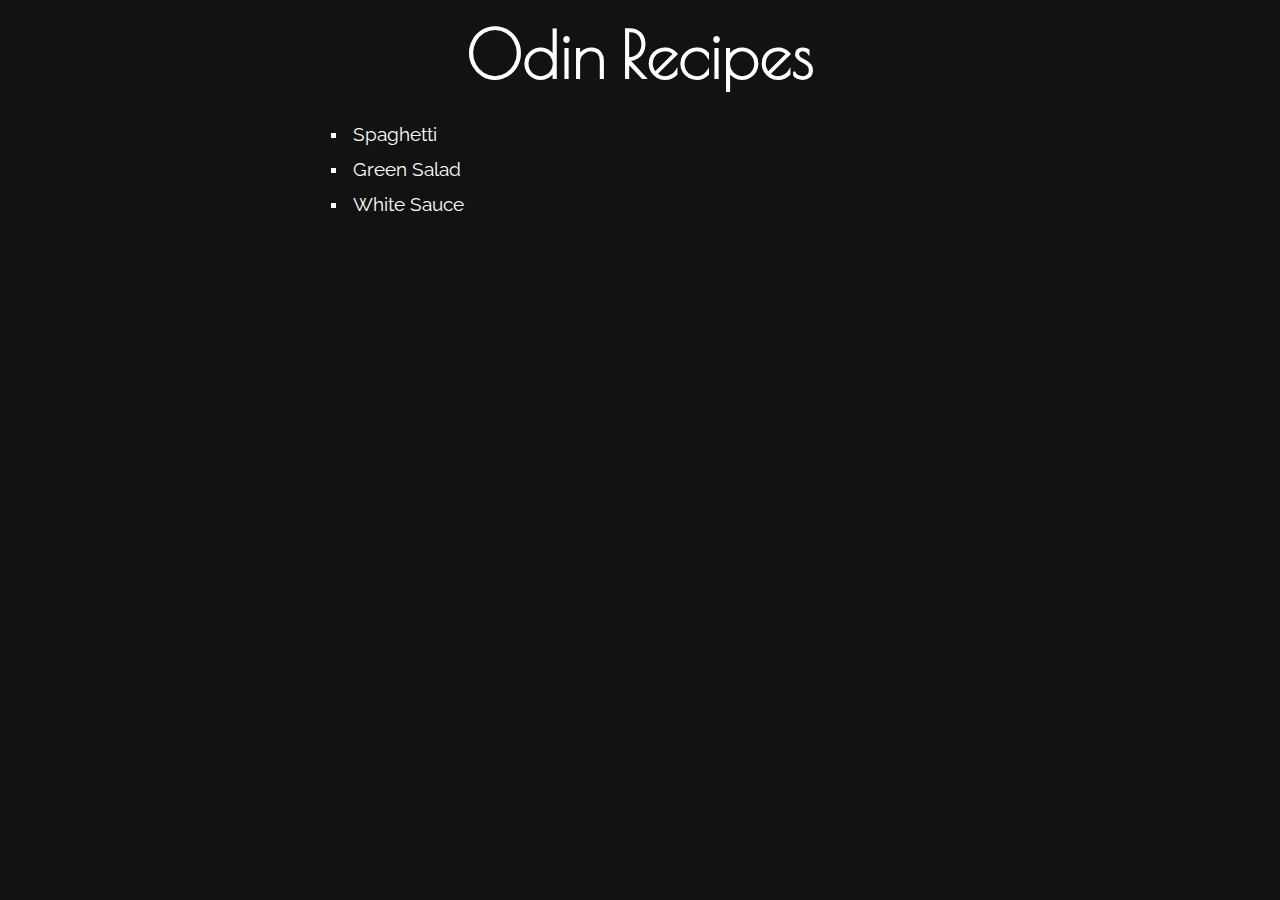
<file: index.html>
<!DOCTYPE html>
<html lang="en">
  <head>
    <meta charset="UTF-8">
    <meta name="viewport" content="width=device-width, initial-scale=1.0">
    <link rel="stylesheet" href="./index.css">
    <title>Odin Recipes</title>
  </head>
  <body>
    <div class="container">
      <h1 class="title">Odin Recipes</h1>
      <ul class="recipes__list">
        <li class="recipes__item"><a href="./recipes/spaghetti.html">Spaghetti</a></li>
        <li class="recipes__item"><a href="./recipes/green-salad.html">Green Salad</a></li>
        <li class="recipes__item"><a href="./recipes/white-sauce.html">White Sauce</a></li>
      </ul>
    </div>
  
  </body>
</html>
</file>
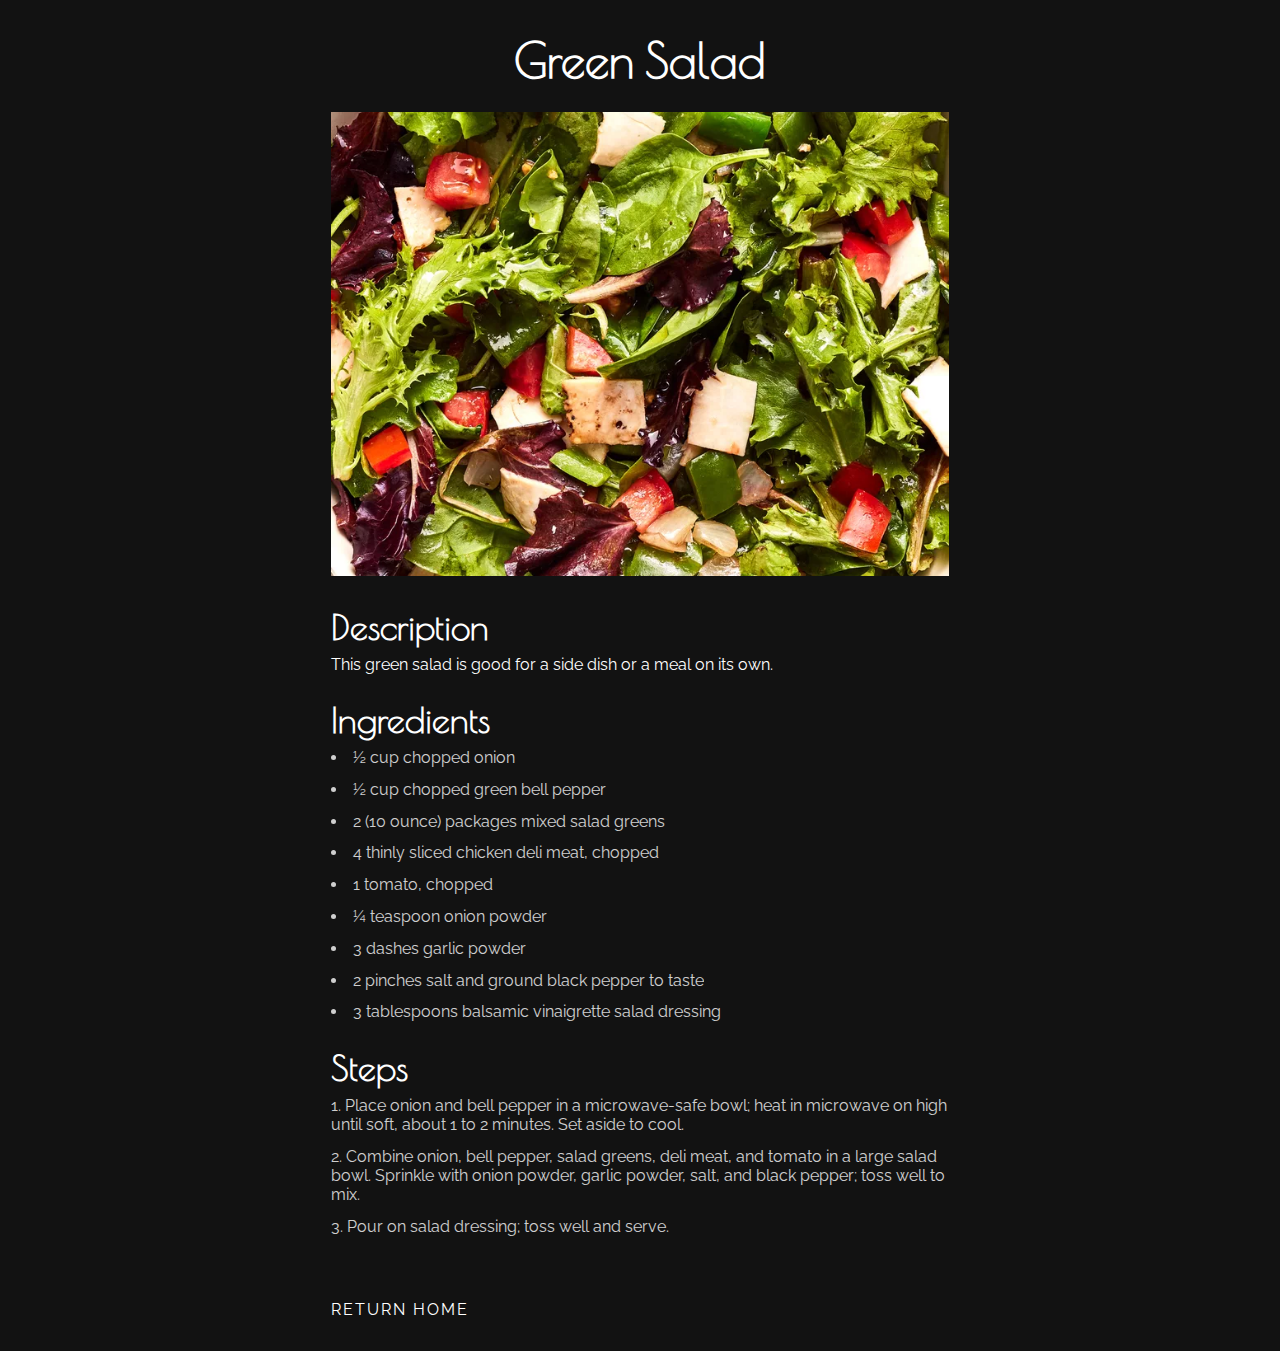
<file: recipes/green-salad.html>
<!DOCTYPE html>
<html lang="en">
<head>
  <meta charset="UTF-8">
  <meta http-equiv="X-UA-Compatible" content="IE=edge">
  <meta name="viewport" content="width=device-width, initial-scale=1.0">
  <link rel="stylesheet" href="./recipes.css">
  <title>Odin Recipes | Green Salad</title>
</head>
<body>
  <div class="container">
    <h1 class="recipe__title">Green Salad</h1>
    <img class="recipe__img" src="./green-salad.jpg" alt="Green Salad">
    <h2 class="recipe__subtitle">Description</h2>
    <p>This green salad is good for a side dish or a meal on its own.</p>
    <h2 class="recipe__subtitle">Ingredients</h2>
    <ul class="recipe__list">
      <li class="recipe__item">½ cup chopped onion</li>
      <li class="recipe__item">½ cup chopped green bell pepper</li>
      <li class="recipe__item">2 (10 ounce) packages mixed salad greens</li>
      <li class="recipe__item">4 thinly sliced chicken deli meat, chopped</li>
      <li class="recipe__item">1 tomato, chopped</li>
      <li class="recipe__item">¼ teaspoon onion powder</li>
      <li class="recipe__item">3 dashes garlic powder</li>
      <li class="recipe__item">2 pinches salt and ground black pepper to taste</li>
      <li class="recipe__item">3 tablespoons balsamic vinaigrette salad dressing</li>
    </ul>
    <h2 class="recipe__subtitle">Steps</h2>
    <ol class="recipe__list">
      <li class="recipe__item">Place onion and bell pepper in a microwave-safe bowl; heat in microwave on high until soft, about 1 to 2 minutes. Set
      aside to cool.</li>
      <li class="recipe__item">Combine onion, bell pepper, salad greens, deli meat, and tomato in a large salad bowl. Sprinkle with onion powder,
      garlic powder, salt, and black pepper; toss well to mix.</li>
      <li class="recipe__item">Pour on salad dressing; toss well and serve.</li>
    </ol>

    <a class="home__link" href="../index.html">Return Home</a>
  </div>
</body>
</html>
</file>
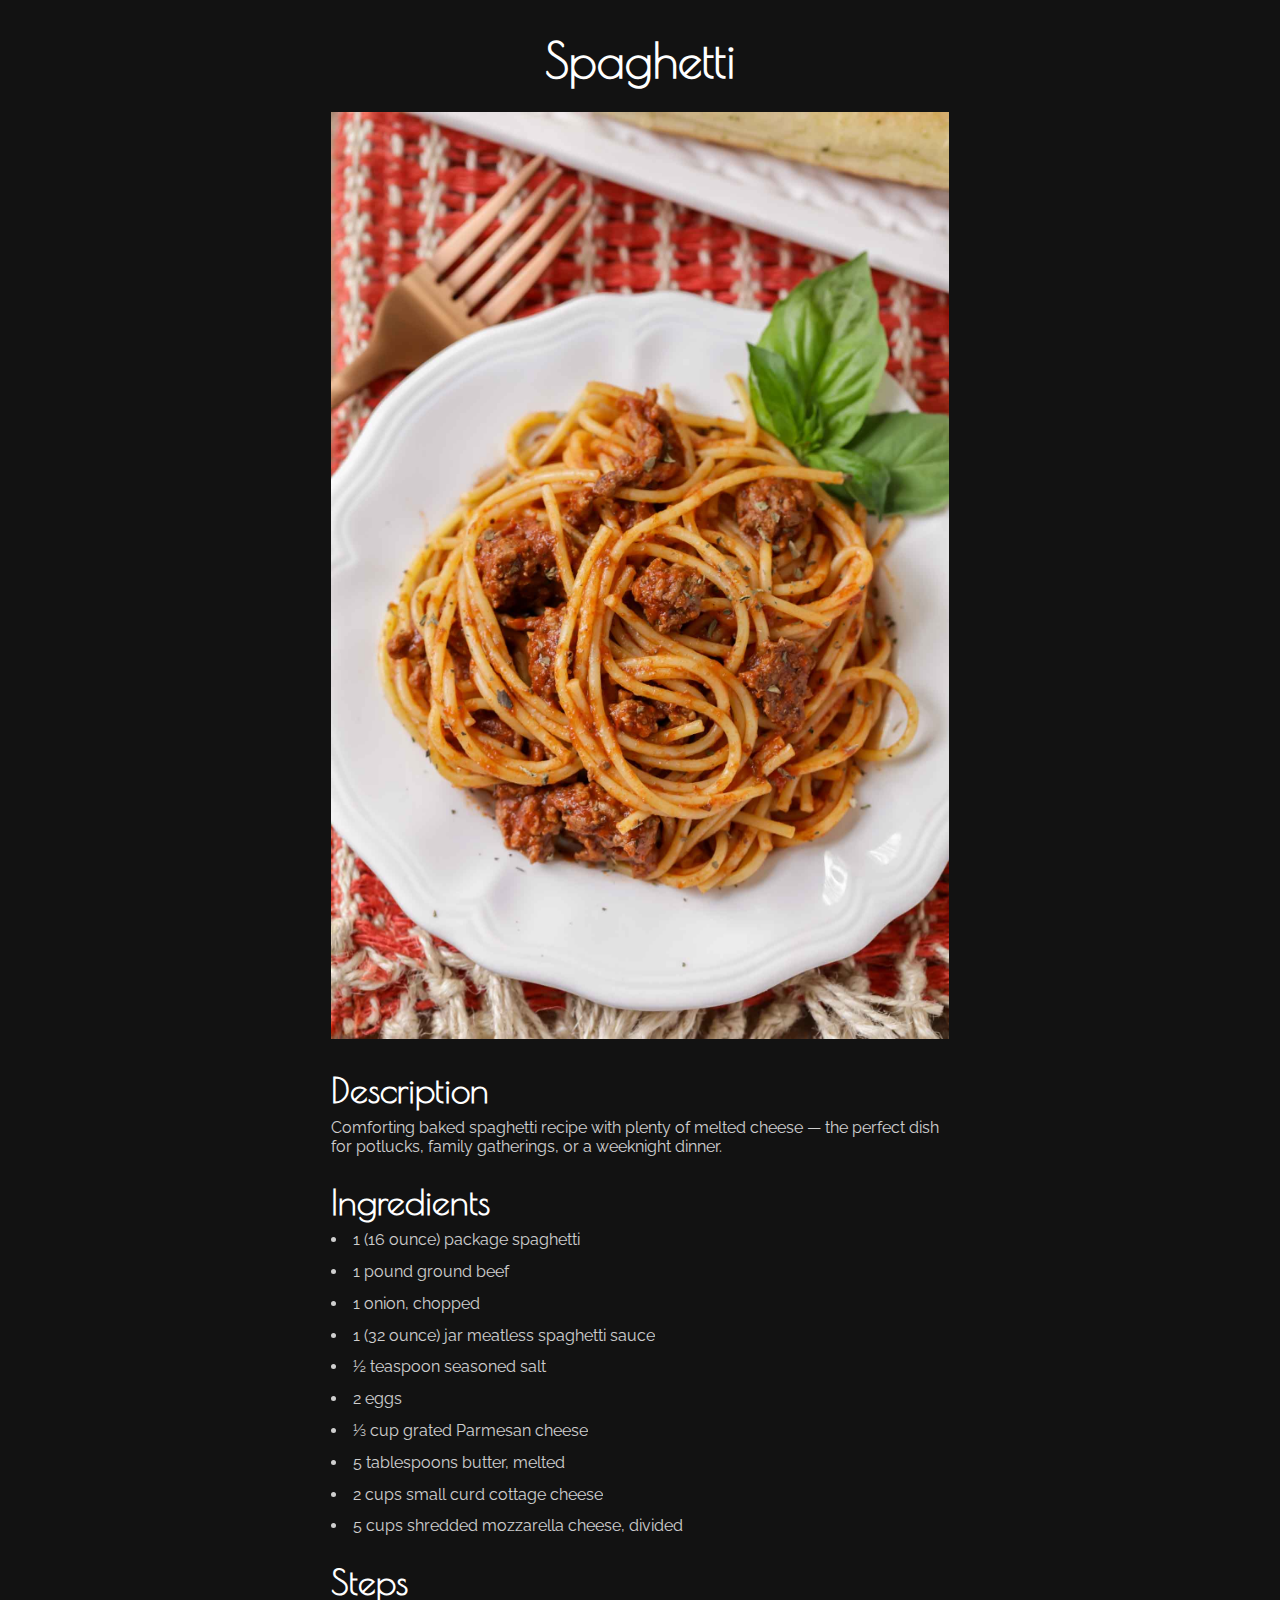
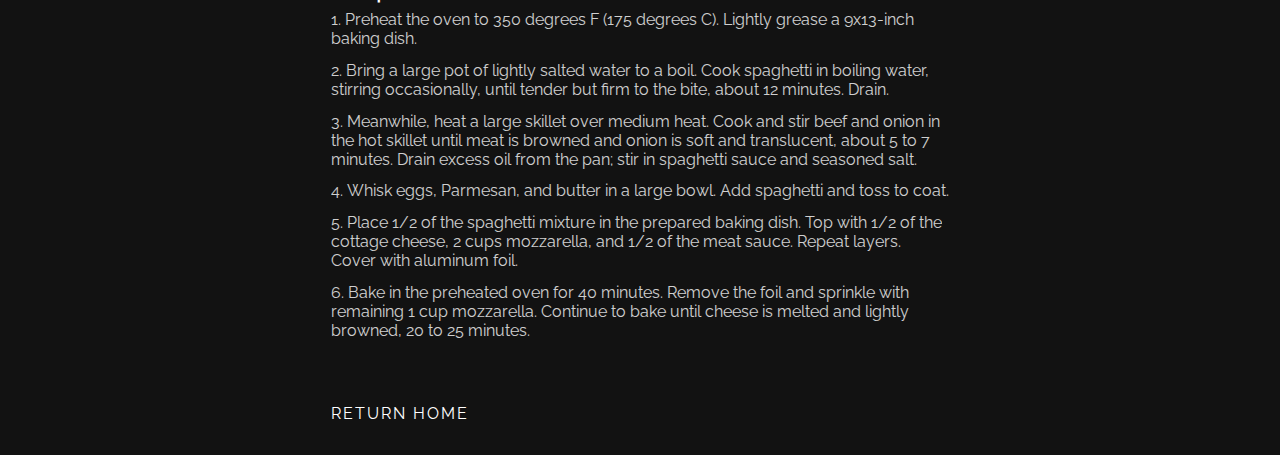
<file: recipes/spaghetti.html>
<!DOCTYPE html>
<html lang="en">
<head>
  <meta charset="UTF-8">
  <meta http-equiv="X-UA-Compatible" content="IE=edge">
  <meta name="viewport" content="width=device-width, initial-scale=1.0">
  <link rel="stylesheet" href="./recipes.css">
  <title>Odin Recipes | Spaghetti</title>
</head>
<body>
  <div class="container">
    <h1 class="recipe__title">Spaghetti</h1>
    <img class="recipe__img" src="./spaghetti.jpg" alt="Spaghetti">
    <h2 class="recipe__subtitle">Description</h2>
    <p class="recipe__description">Comforting baked spaghetti recipe with plenty of melted cheese — the perfect dish for potlucks, family gatherings, or a
    weeknight dinner.</p>
    <h2 class="recipe__subtitle">Ingredients</h2>
    <ul class="recipe__list">
      <li class="recipe__item">1 (16 ounce) package spaghetti</li>
      <li class="recipe__item">1 pound ground beef</li>
      <li class="recipe__item">1 onion, chopped</li>
      <li class="recipe__item">1 (32 ounce) jar meatless spaghetti sauce</li>
      <li class="recipe__item">½ teaspoon seasoned salt</li>
      <li class="recipe__item">2 eggs</li>
      <li class="recipe__item">⅓ cup grated Parmesan cheese</li>
      <li class="recipe__item">5 tablespoons butter, melted</li>
      <li class="recipe__item">2 cups small curd cottage cheese</li>
      <li class="recipe__item">5 cups shredded mozzarella cheese, divided</li>
    </ul>
    <h2 class="recipe__subtitle">Steps</h2>
    <ol class="recipe__list">
      <li class="recipe__item">Preheat the oven to 350 degrees F (175 degrees C). Lightly grease a 9x13-inch baking dish.</li>
      <li class="recipe__item">Bring a large pot of lightly salted water to a boil. Cook spaghetti in boiling water, stirring occasionally, until
      tender but firm to the bite, about 12 minutes. Drain.</li>
      <li class="recipe__item">Meanwhile, heat a large skillet over medium heat. Cook and stir beef and onion in the hot skillet until meat is browned
      and onion is soft and translucent, about 5 to 7 minutes. Drain excess oil from the pan; stir in spaghetti sauce and
      seasoned salt.</li>
      <li class="recipe__item">Whisk eggs, Parmesan, and butter in a large bowl. Add spaghetti and toss to coat.</li>
      <li class="recipe__item">Place 1/2 of the spaghetti mixture in the prepared baking dish. Top with 1/2 of the cottage cheese, 2 cups mozzarella,
      and 1/2 of the meat sauce. Repeat layers. Cover with aluminum foil.</li>
      <li class="recipe__item">Bake in the preheated oven for 40 minutes. Remove the foil and sprinkle with remaining 1 cup mozzarella. Continue to
      bake until cheese is melted and lightly browned, 20 to 25 minutes.</li>
    </ol>

    <a class="home__link" href="../index.html">Return Home</a>
  </div>
</body>
</html>
</file>
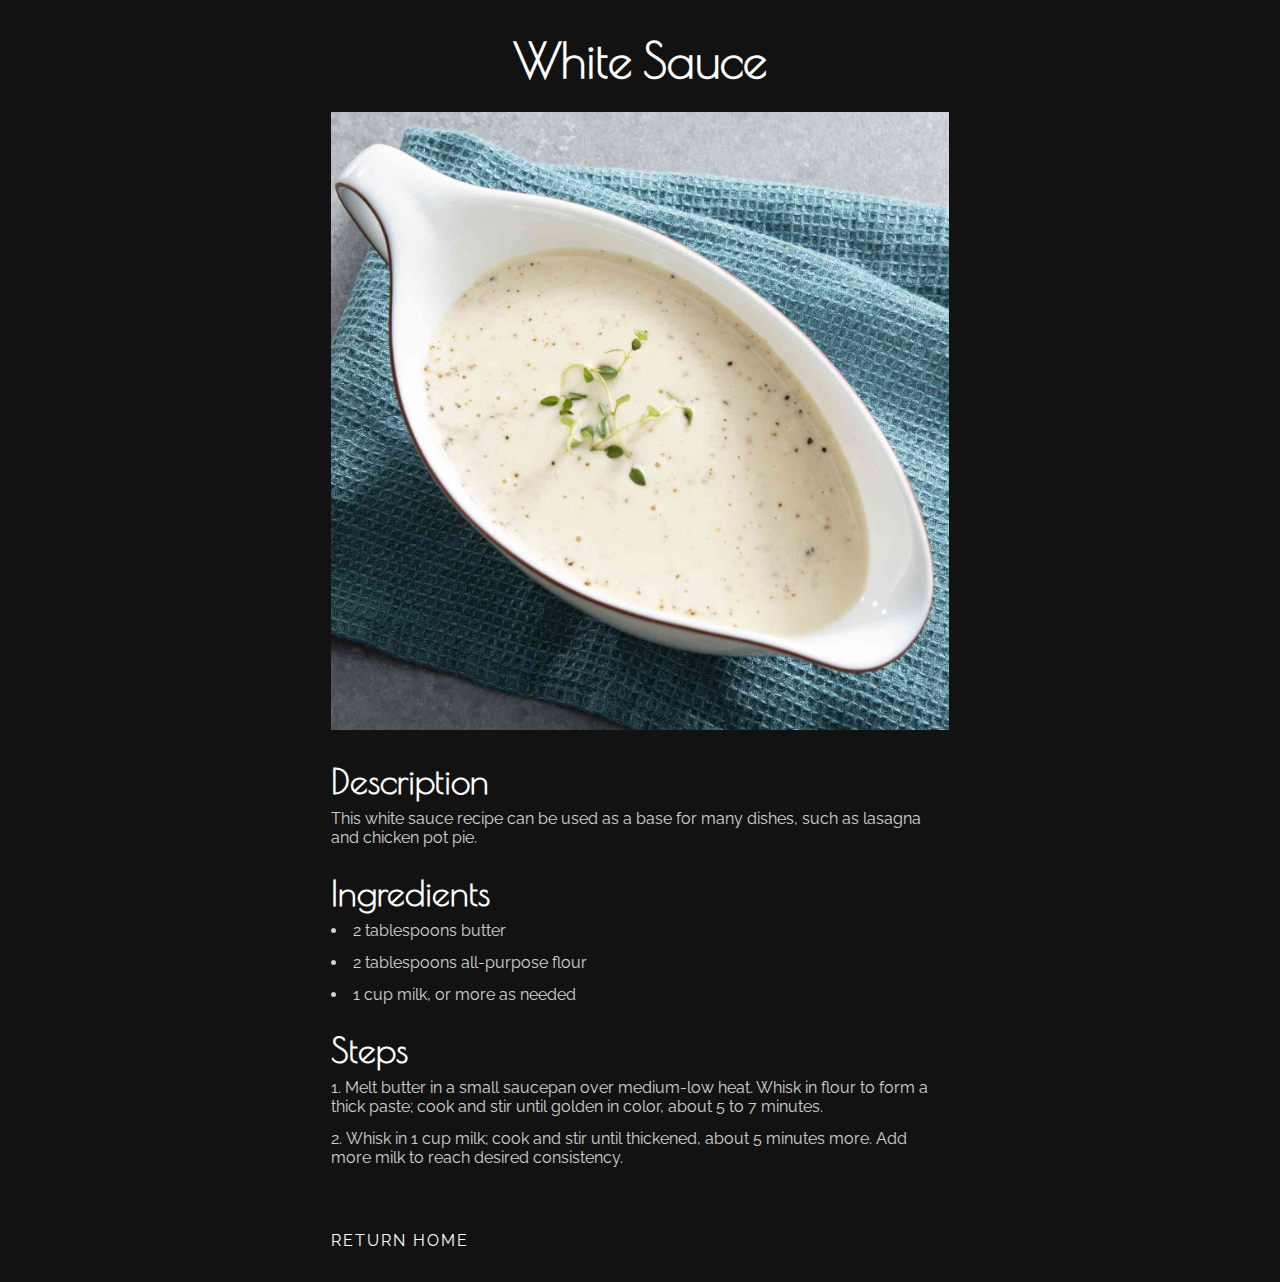
<file: recipes/white-sauce.html>
<!DOCTYPE html>
<html lang="en">
<head>
  <meta charset="UTF-8">
  <meta http-equiv="X-UA-Compatible" content="IE=edge">
  <meta name="viewport" content="width=device-width, initial-scale=1.0">
  <link rel="stylesheet" href="./recipes.css">
  <title>Odin Recipes | White Sauce</title>
</head>
<body>
  <div class="container">
    <h1 class="recipe__title">White Sauce</h1>
    <img class="recipe__img" src="./white-sauce.jpg" alt="White Sauce">
    <h2 class="recipe__subtitle">Description</h2>
    <p class="recipe__description">This white sauce recipe can be used as a base for many dishes, such as lasagna and chicken pot pie.</p>
    <h2 class="recipe__subtitle">Ingredients</h2>
    <ul class="recipe__list">
      <li class="recipe__item">2 tablespoons butter</li>
      <li class="recipe__item">2 tablespoons all-purpose flour</li>
      <li class="recipe__item">1 cup milk, or more as needed</li>
    </ul>
    <h2  class="recipe__subtitle">Steps</h2>
    <ol class="recipe__list">
      <li class="recipe__item">Melt butter in a small saucepan over medium-low heat. Whisk in flour to form a thick paste; cook and stir until golden
      in color, about 5 to 7 minutes.</li>
      <li class="recipe__item">Whisk in 1 cup milk; cook and stir until thickened, about 5 minutes more. Add more milk to reach desired consistency.</li>
    </ol>

    <a class="home__link" href="../index.html">Return Home</a>
  </div>
</body>
</html>
</file>
<file: index.css>
@import url('https://fonts.googleapis.com/css2?family=Poiret+One&family=Raleway:wght@400;700&display=swap');

*, *::before, *::after {
  padding: 0;
  margin: 0;
  box-sizing: border-box;
}

body {
  background-color: #121212;
  font-family: 'Raleway', sans-serif;
}

.container {
  max-width: 40.625rem;
  margin-inline: auto;
  padding: 0 1rem;
}

.title {
  font-family: 'Poiret One', serif;
  color: white;
  font-size: 4rem;
  margin-top: 1rem;
  text-align: center;
}

.recipes__list {
  margin-top: 2rem;
  color: white;
  list-style-type: square;
  list-style-position: inside;
}

.recipes__item + .recipes__item {
  margin-top: .8rem;
}

.recipes__item a {
  color: white;
  font-size: 1.2rem;
  text-decoration: none;
  display: inline-block;
  position: relative;
  transition: all 200ms ease-in-out;
}

.recipes__item a:hover {
  color: crimson;
}

.recipes__item a::after {
  content: '';
  height: 2px;
  width: 0;
  background-color: crimson;
  position: absolute;
  bottom: -3px;
  left: 50%;
  transform: translateX(-50%);
  transition: all 200ms ease-in-out;
}

.recipes__item a:hover::after {
  width: 100%;
}
</file>
<file: recipes/recipes.css>
@import url('https://fonts.googleapis.com/css2?family=Poiret+One&family=Raleway:wght@400;700&display=swap');

*,
*::before,
*::after {
  padding: 0;
  margin: 0;
  box-sizing: border-box;
}

::selection {
  background-color: crimson;
}

body {
  background-color: #121212;
  font-family: 'Raleway', sans-serif;
  color: white;
  padding-block: 2rem;
}

.container {
  max-width: 40.625rem;
  margin-inline: auto;
  padding: 0 1rem;
}

.recipe__title {
  color: white;
  text-align: center;
  font-size: 3rem;
  font-family: 'Poiret One', serif;
}

.recipe__img {
  width: 100%;
  margin-top: 1.5rem;
}

.recipe__subtitle {
  font-family: 'Poiret One', serif;
  margin-top: 1.6rem;
  margin-bottom: .5rem;
  font-size: 2.2rem;
}

.recipe__description {
  opacity: .8;
}

.recipe__list {
  list-style-position: inside;
}

.recipe__item {
  opacity: .8;
}

.recipe__item + .recipe__item {
  margin-top: .8rem;
}

.home__link {
  color: white;
  display: inline-block;
  margin-top: 4rem;
  text-decoration: none;
  text-transform: uppercase;
  letter-spacing: 2px;
  position: relative;
  transition: all 200ms ease-in-out;
}

.home__link:hover {
  color: crimson;
}

.home__link:after {
  content: '';
  height: 2px;
  width: 0;
  background-color: crimson;
  position: absolute;
  bottom: -0.1875rem;
  left: 50%;
  transform: translateX(-50%);
  transition: all 200ms ease-in-out;
}

.home__link:hover:after {
  width: 100%;
}
</file>
